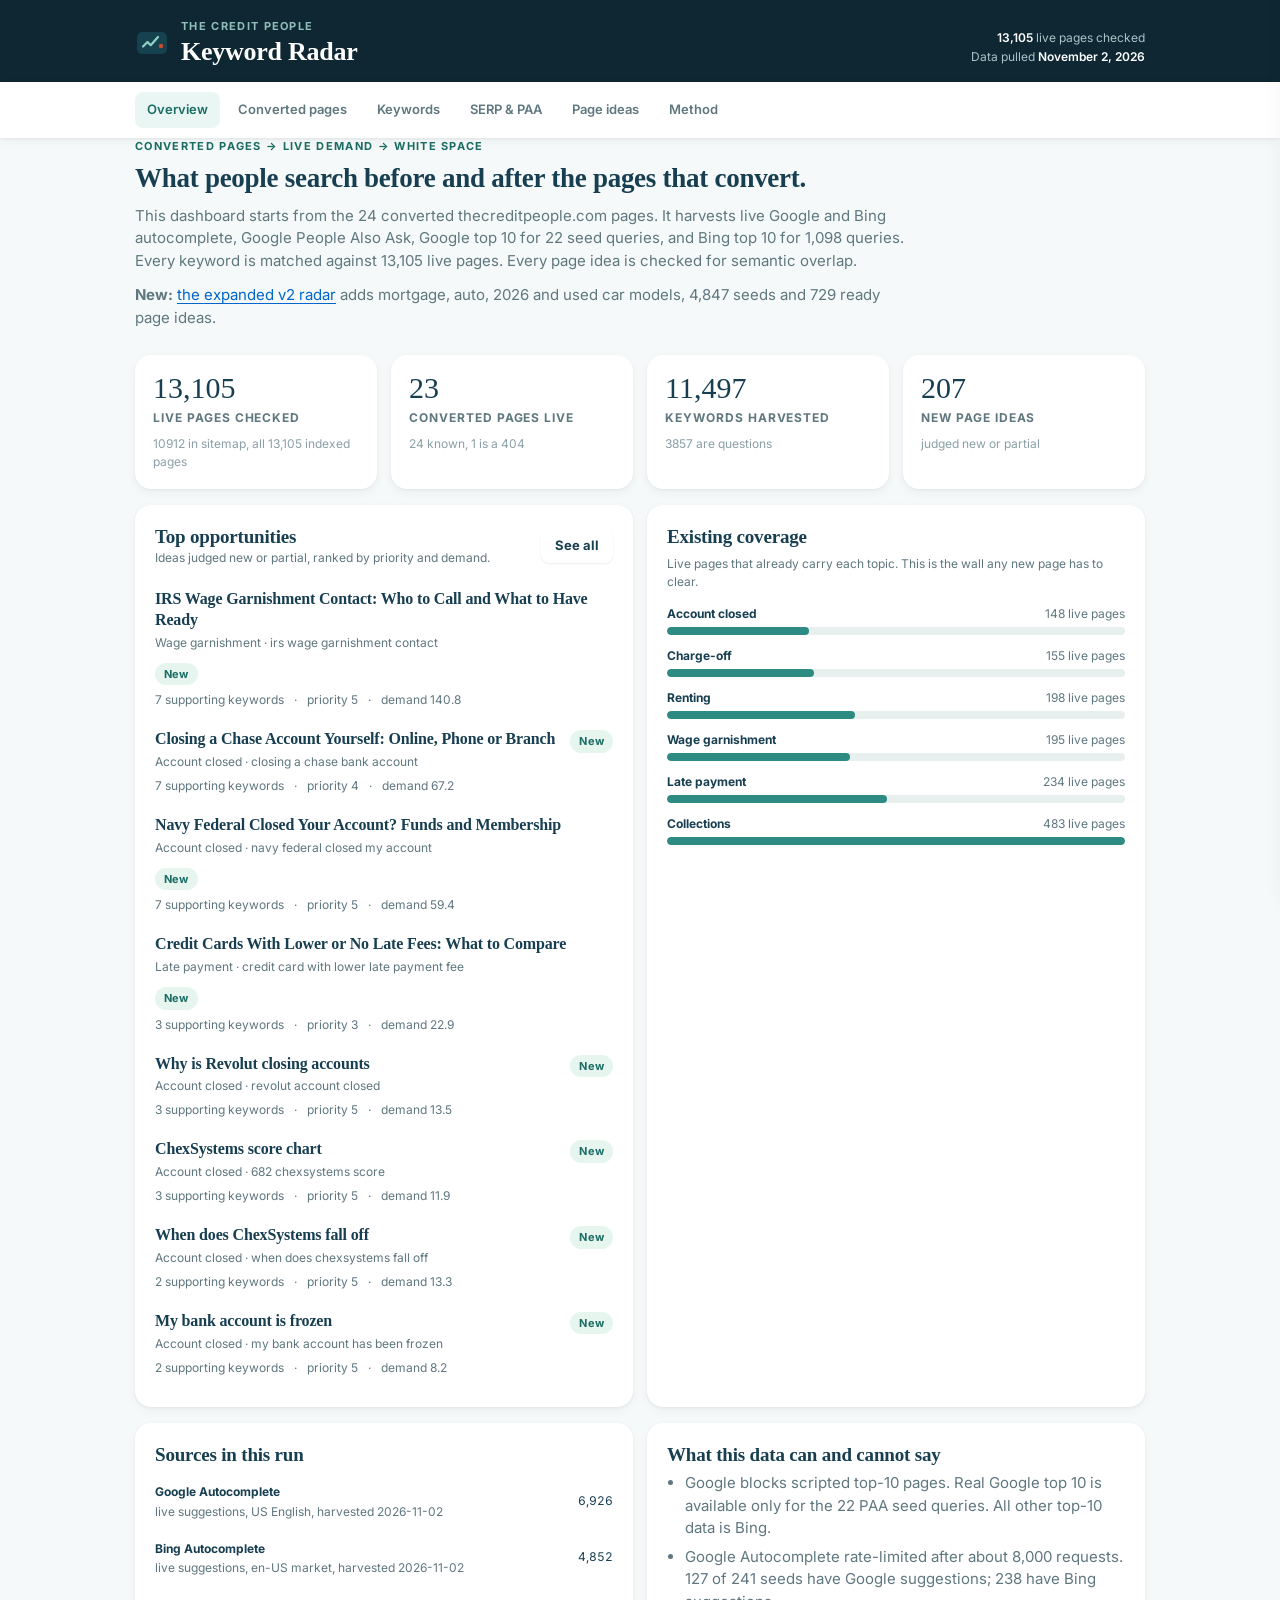
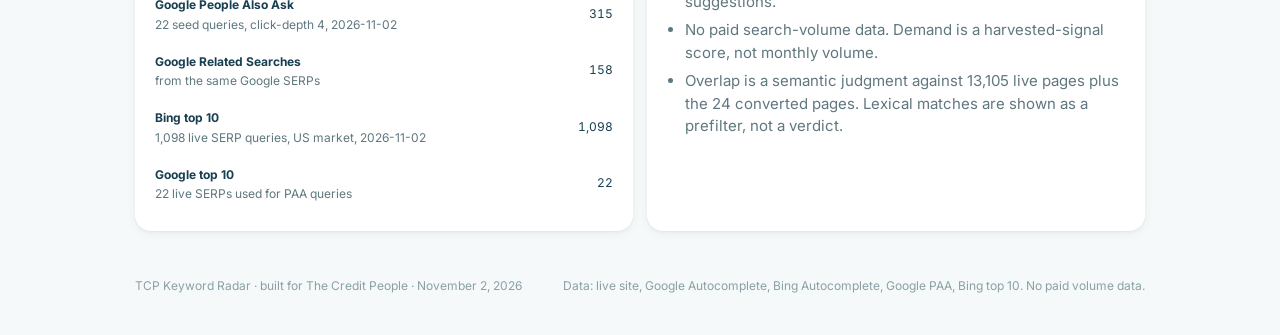
<file: index.html>
<!DOCTYPE html>
<html lang="en">
<head>
<meta charset="utf-8">
<meta name="viewport" content="width=device-width, initial-scale=1">
<title>TCP Keyword Radar | The Credit People</title>
<meta name="description" content="Converted pages, live SERP, autocomplete and People Also Ask data, and the non-overlapping page opportunities for thecreditpeople.com.">
<link rel="preconnect" href="https://fonts.googleapis.com">
<link rel="preconnect" href="https://fonts.gstatic.com" crossorigin>
<link href="https://fonts.googleapis.com/css2?family=Inter:wght@400;600;700&display=swap" rel="stylesheet">
<link rel="stylesheet" href="styles.css">
</head>
<body>

<div class="loading" id="loading">
  <div class="spinner" aria-hidden="true"></div>
  <div>Loading 11,497 keywords and 1,098 SERPs…</div>
</div>

<header class="topbar">
  <div class="shell topbar-inner">
    <div class="brand">
      <svg width="34" height="34" viewBox="0 0 34 34" fill="none" aria-hidden="true">
        <rect x="2" y="7" width="30" height="22" rx="5" fill="#16414f"/>
        <path d="M8 21.5 12.5 17l3.2 3.2L23 12" stroke="#8fd3c8" stroke-width="2.2" stroke-linecap="round" stroke-linejoin="round"/>
        <circle cx="26" cy="21" r="2.2" fill="#cd4b2f"/>
      </svg>
      <div>
        <span class="eyebrow">The Credit People</span>
        <h1>Keyword Radar</h1>
      </div>
    </div>
    <div class="meta">
      <div><strong id="meta-pages">13,105</strong> live pages checked</div>
      <div>Data pulled <strong>November 2, 2026</strong></div>
    </div>
  </div>
</header>

<nav class="tabs" aria-label="Sections">
  <div class="shell tabs-inner">
    <button class="tab active" data-view="overview">Overview</button>
    <button class="tab" data-view="converted">Converted pages</button>
    <button class="tab" data-view="keywords">Keywords</button>
    <button class="tab" data-view="serps">SERP &amp; PAA</button>
    <button class="tab" data-view="ideas">Page ideas</button>
    <button class="tab" data-view="method">Method</button>
  </div>
</nav>

<main class="shell">

  <section class="view active" id="view-overview">
    <div class="hero">
      <div class="kicker">Converted pages → live demand → white space</div>
      <h2>What people search before and after the pages that convert.</h2>
      <p>This dashboard starts from the 24 converted thecreditpeople.com pages. It harvests live Google and Bing autocomplete, Google People Also Ask, Google top 10 for 22 seed queries, and Bing top 10 for 1,098 queries. Every keyword is matched against 13,105 live pages. Every page idea is checked for semantic overlap.</p>
      <p><strong>New:</strong> <a href="v2/">the expanded v2 radar</a> adds mortgage, auto, 2026 and used car models, 4,847 seeds and 729 ready page ideas.</p>
    </div>

    <div class="grid grid-4" id="stat-grid"></div>

    <div class="grid grid-2">
      <div class="card">
        <div class="row between" style="margin-bottom:12px">
          <div>
            <h3 style="margin:0">Top opportunities</h3>
            <div class="small muted">Ideas judged new or partial, ranked by priority and demand.</div>
          </div>
          <button class="btn btn-ghost small" data-go="ideas">See all</button>
        </div>
        <div id="top-opportunities"></div>
      </div>
      <div class="card">
        <h3>Existing coverage</h3>
        <div class="small muted" style="margin-bottom:14px">Live pages that already carry each topic. This is the wall any new page has to clear.</div>
        <div id="coverage-chart"></div>
      </div>
    </div>

    <div class="grid grid-2">
      <div class="card">
        <h3>Sources in this run</h3>
        <div id="source-list"></div>
      </div>
      <div class="card">
        <h3>What this data can and cannot say</h3>
        <ul class="list muted" id="limit-list"></ul>
      </div>
    </div>
  </section>

  <section class="view" id="view-converted">
    <div class="hero">
      <div class="kicker">The starting set</div>
      <h2>The 24 converted pages, with what each one already answers.</h2>
      <p>23 pages are live. The Genesis Recovery page is a 404 and is kept here as a gap. The 13 blank lines in the original list could not be recovered, so they are not counted.</p>
    </div>
    <div class="filters">
      <input type="search" id="conv-search" placeholder="Search converted pages…" aria-label="Search converted pages">
      <select id="conv-cluster" aria-label="Filter converted pages by cluster">
        <option value="">All clusters</option>
      </select>
      <span class="count" id="conv-count"></span>
    </div>
    <div class="grid grid-2" id="converted-grid"></div>
  </section>

  <section class="view" id="view-keywords">
    <div class="hero">
      <div class="kicker">11,497 harvested queries</div>
      <h2>Every keyword, with its closest live page and SERP evidence.</h2>
      <p>Demand is a harvested-signal score, not monthly volume. Overlap is a prefilter: covered, likely, possible or clear. Click any row to see the seeds, sources, closest pages and top results.</p>
    </div>
    <div class="filters">
      <input type="search" id="kw-search" placeholder="Search keywords…" aria-label="Search keywords">
      <select id="kw-cluster" aria-label="Filter by cluster"><option value="">All clusters</option></select>
      <select id="kw-overlap" aria-label="Filter by overlap">
        <option value="">All overlap states</option>
        <option value="clear">Clear</option>
        <option value="possible">Possible</option>
        <option value="likely">Likely overlap</option>
        <option value="covered">Covered</option>
      </select>
      <select id="kw-type" aria-label="Filter by type">
        <option value="">Questions and topics</option>
        <option value="q">Questions only</option>
        <option value="t">Topics only</option>
      </select>
      <select id="kw-source" aria-label="Filter by source">
        <option value="">Any source</option>
        <option value="g">Google autocomplete</option>
        <option value="b">Bing autocomplete</option>
        <option value="p">Google PAA</option>
        <option value="r">Google related</option>
      </select>
      <span class="count" id="kw-count"></span>
    </div>
    <div class="table-wrap">
      <table>
        <thead>
          <tr>
            <th style="width:34%">Keyword</th>
            <th>Cluster</th>
            <th>Demand</th>
            <th>Type</th>
            <th>Sources</th>
            <th>Closest live page</th>
            <th>Overlap</th>
            <th>Top relevant result</th>
          </tr>
        </thead>
        <tbody id="kw-body"></tbody>
      </table>
    </div>
    <div class="pager" id="kw-pager"></div>
  </section>

  <section class="view" id="view-serps">
    <div class="hero">
      <div class="kicker">SERP and PAA explorer</div>
      <h2>What the search page actually shows.</h2>
      <p>Google top 10 is available for the 22 People Also Ask seed queries. Bing top 10 is available for 1,098 queries. Pick a query to see rank, domain, title, snippet, PAA questions and related searches.</p>
    </div>
    <div class="filters">
      <select id="serp-engine" aria-label="Search engine">
        <option value="google">Google (22 queries with PAA)</option>
        <option value="bing">Bing (1,098 queries)</option>
      </select>
      <select id="serp-query" aria-label="Query" style="flex:1 1 420px"></select>
      <span class="count" id="serp-count"></span>
    </div>
    <div id="serp-content"></div>
  </section>

  <section class="view" id="view-ideas">
    <div class="hero">
      <div class="kicker">White space</div>
      <h2>Pages we can write that no live page already serves.</h2>
      <p>447 ideas were screened. Each was judged against the closest live pages and the 24 converted pages. <strong>New</strong> means the reader's job is not served. <strong>Partial</strong> means adjacent but distinct. <strong>Overlap</strong> and <strong>merge</strong> are kept visible so nothing is hidden.</p>
    </div>
    <div class="filters">
      <input type="search" id="idea-search" placeholder="Search page ideas…" aria-label="Search page ideas">
      <select id="idea-cluster" aria-label="Filter by cluster"><option value="">All clusters</option></select>
      <select id="idea-verdict" aria-label="Filter by verdict">
        <option value="">All verdicts</option>
        <option value="new">New</option>
        <option value="partial">Partial</option>
        <option value="overlap">Overlap</option>
        <option value="merge">Merge</option>
        <option value="pending">Pending review</option>
      </select>
      <select id="idea-origin" aria-label="Filter by origin">
        <option value="">Both sources</option>
        <option value="deepseek-2026-11-02">New strategy pass</option>
        <option value="prior-2026-10-27">Earlier candidate list</option>
      </select>
      <button class="btn btn-ghost" id="idea-clear">New only</button>
      <button class="btn btn-ghost" id="idea-export">Export filtered CSV</button>
      <a class="btn btn-ghost" href="data/opportunities.csv" download>Full CSV</a>
      <span class="count" id="idea-count"></span>
    </div>
    <div class="table-wrap">
      <table>
        <thead>
          <tr>
            <th style="width:30%">Proposed page</th>
            <th>Cluster</th>
            <th>Primary keyword</th>
            <th>Support</th>
            <th>Closest live page</th>
            <th>Verdict</th>
            <th>Priority</th>
          </tr>
        </thead>
        <tbody id="idea-body"></tbody>
      </table>
    </div>
    <div class="pager" id="idea-pager"></div>
  </section>

  <section class="view" id="view-method">
    <div class="hero">
      <div class="kicker">Method and limits</div>
      <h2>How this was built, and what it does not prove.</h2>
      <p>Everything here comes from live pages fetched on November 2, 2026. No volume estimates were invented. No page was called clear just because a title was different.</p>
    </div>
    <div class="grid grid-2">
      <div class="card">
        <h3>Steps</h3>
        <ol class="list muted">
          <li>Read the 24 converted URLs and match them to the live site index. 23 are live; Genesis Recovery is a 404.</li>
          <li>Derive one seed query per converted page, then add cluster and company seeds: 241 seeds across six clusters.</li>
          <li>Harvest Google and Bing autocomplete with alphabet, question and modifier expansions.</li>
          <li>Harvest Google PAA at click depth 4 for 22 seeds, plus Google top 10 for the same queries.</li>
          <li>Harvest Bing top 10 for 1,098 queries across every seed.</li>
          <li>Match all 11,497 keywords to 13,105 live pages with SQLite FTS5 and Porter stemming.</li>
          <li>Generate page ideas from the keyword gaps and the earlier candidate list, then judge each against the closest live pages.</li>
        </ol>
      </div>
      <div class="card">
        <h3>Honest limits</h3>
        <ul class="list muted" id="method-limits"></ul>
      </div>
    </div>
    <div class="card">
      <h3>Data inventory</h3>
      <div id="inventory"></div>
    </div>
  </section>

</main>

<footer>
  <div class="shell">
    <div>TCP Keyword Radar · built for The Credit People · November 2, 2026</div>
    <div>Data: live site, Google Autocomplete, Bing Autocomplete, Google PAA, Bing top 10. No paid volume data.</div>
  </div>
</footer>

<div class="overlay" id="overlay"></div>
<aside class="drawer" id="drawer" aria-hidden="true">
  <div class="drawer-head">
    <div>
      <h3 id="drawer-title">Details</h3>
      <div class="drawer-sub" id="drawer-sub"></div>
    </div>
    <button class="icon-btn" id="drawer-close" aria-label="Close details">
      <svg width="16" height="16" viewBox="0 0 16 16" fill="none"><path d="M3 3l10 10M13 3L3 13" stroke="currentColor" stroke-width="1.8" stroke-linecap="round"/></svg>
    </button>
  </div>
  <div class="drawer-body" id="drawer-body"></div>
</aside>

<script src="data/meta.js"></script>
<script src="data/converted.js"></script>
<script src="data/keywords.js"></script>
<script src="data/serps.js"></script>
<script src="data/ideas.js"></script>
<script src="app.js"></script>
</body>
</html>
</file>
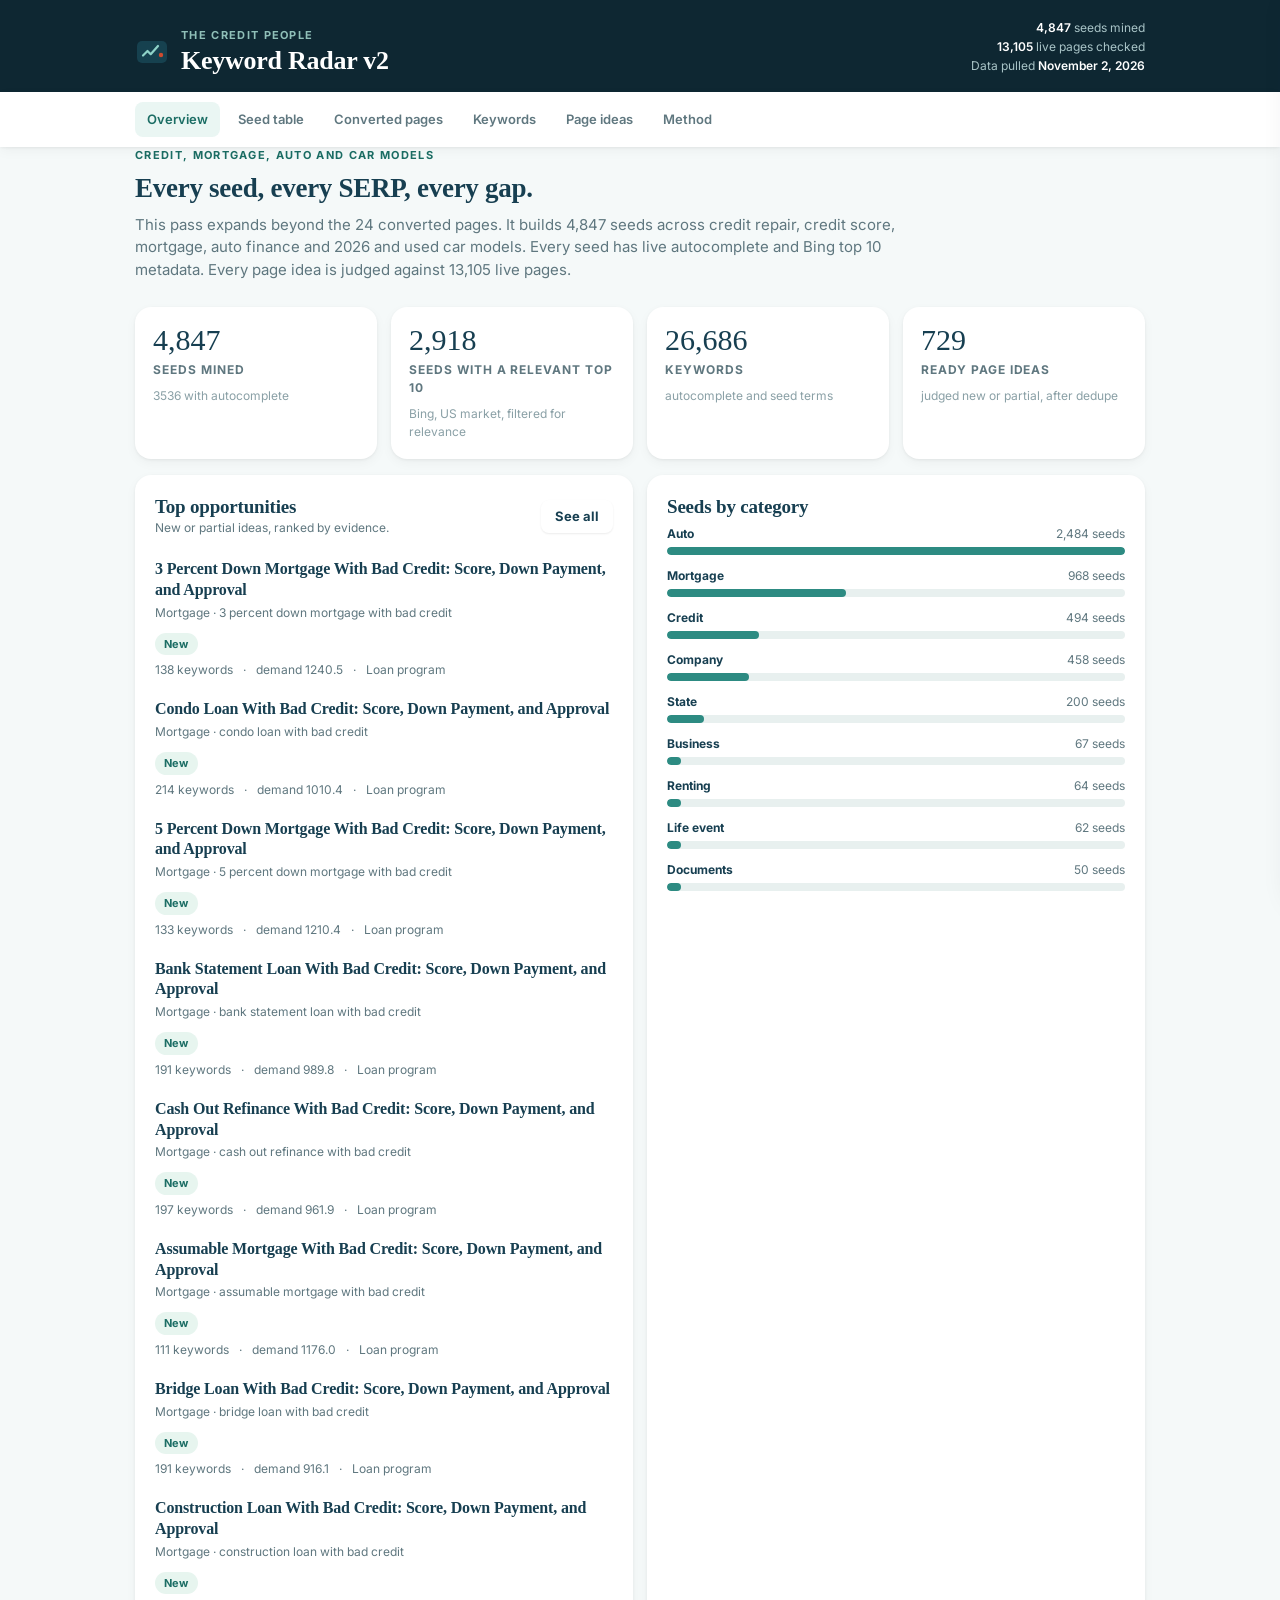
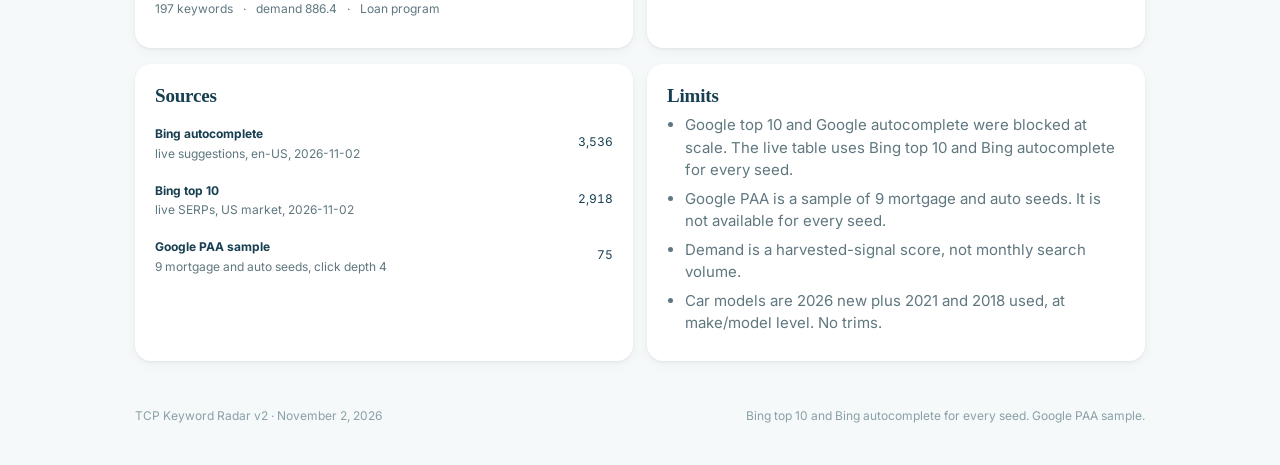
<file: v2/index.html>
<!DOCTYPE html>
<html lang="en">
<head>
<meta charset="utf-8">
<meta name="viewport" content="width=device-width, initial-scale=1">
<title>TCP Keyword Radar v2 | Credit, Mortgage, Auto</title>
<meta name="description" content="Full seed, SERP, autocomplete and PAA table for credit repair, mortgage, auto and car models.">
<link rel="preconnect" href="https://fonts.googleapis.com">
<link rel="preconnect" href="https://fonts.gstatic.com" crossorigin>
<link href="https://fonts.googleapis.com/css2?family=Inter:wght@400;600;700&display=swap" rel="stylesheet">
<link rel="stylesheet" href="styles.css">
</head>
<body>

<div class="loading" id="loading">
  <div class="spinner" aria-hidden="true"></div>
  <div>Loading seeds and SERP metadata…</div>
</div>

<header class="topbar">
  <div class="shell topbar-inner">
    <div class="brand">
      <svg width="34" height="34" viewBox="0 0 34 34" fill="none" aria-hidden="true">
        <rect x="2" y="7" width="30" height="22" rx="5" fill="#16414f"/>
        <path d="M8 21.5 12.5 17l3.2 3.2L23 12" stroke="#8fd3c8" stroke-width="2.2" stroke-linecap="round" stroke-linejoin="round"/>
        <circle cx="26" cy="21" r="2.2" fill="#cd4b2f"/>
      </svg>
      <div>
        <span class="eyebrow">The Credit People</span>
        <h1>Keyword Radar v2</h1>
      </div>
    </div>
    <div class="meta">
      <div><strong id="meta-seeds">4,847</strong> seeds mined</div>
      <div><strong id="meta-pages">13,105</strong> live pages checked</div>
      <div>Data pulled <strong>November 2, 2026</strong></div>
    </div>
  </div>
</header>

<nav class="tabs" aria-label="Sections">
  <div class="shell tabs-inner">
    <button class="tab active" data-view="overview">Overview</button>
    <button class="tab" data-view="seeds">Seed table</button>
    <button class="tab" data-view="converted">Converted pages</button>
    <button class="tab" data-view="keywords">Keywords</button>
    <button class="tab" data-view="ideas">Page ideas</button>
    <button class="tab" data-view="method">Method</button>
  </div>
</nav>

<main class="shell">

  <section class="view active" id="view-overview">
    <div class="hero">
      <div class="kicker">Credit, mortgage, auto and car models</div>
      <h2>Every seed, every SERP, every gap.</h2>
      <p>This pass expands beyond the 24 converted pages. It builds 4,847 seeds across credit repair, credit score, mortgage, auto finance and 2026 and used car models. Every seed has live autocomplete and Bing top 10 metadata. Every page idea is judged against 13,105 live pages.</p>
    </div>
    <div class="grid grid-4" id="stat-grid"></div>
    <div class="grid grid-2">
      <div class="card">
        <div class="row between" style="margin-bottom:12px">
          <div><h3 style="margin:0">Top opportunities</h3><div class="small muted">New or partial ideas, ranked by evidence.</div></div>
          <button class="btn btn-ghost small" data-go="ideas">See all</button>
        </div>
        <div id="top-opportunities"></div>
      </div>
      <div class="card">
        <h3>Seeds by category</h3>
        <div id="cluster-chart"></div>
      </div>
    </div>
    <div class="grid grid-2">
      <div class="card"><h3>Sources</h3><div id="source-list"></div></div>
      <div class="card"><h3>Limits</h3><ul class="list muted" id="limit-list"></ul></div>
    </div>
  </section>

  <section class="view" id="view-converted">
    <div class="hero">
      <div class="kicker">The starting set</div>
      <h2>The 24 converted pages, with a full top 10 and PAA.</h2>
      <p>Each page has its seed query, Bing top 10, Google PAA where available, and its keyword demand. This is the full SERP check for the pages that already converted.</p>
    </div>
    <div class="table-wrap">
      <table>
        <thead><tr><th style="width:30%">Converted page</th><th>Cluster</th><th>Seed</th><th>KW</th><th>Top result</th><th>PAA</th><th>Words</th></tr></thead>
        <tbody id="conv-body"></tbody>
      </table>
    </div>
  </section>

  <section class="view" id="view-seeds">
    <div class="hero">
      <div class="kicker">Seed-level metadata</div>
      <h2>Every seed with its SERP, autocomplete and page idea.</h2>
      <p>One row per seed. Click a row for the full top 10, autocomplete suggestions, PAA questions, closest live pages and the proposed page.</p>
    </div>
    <div class="filters">
      <input type="search" id="seed-search" placeholder="Search seeds, models, programs…" aria-label="Search seeds">
      <select id="seed-cluster" aria-label="Category"><option value="">All categories</option></select>
      <select id="seed-sub" aria-label="Subcategory"><option value="">All subcategories</option></select>
      <select id="seed-priority" aria-label="Priority"><option value="">Any priority</option><option value="5">5</option><option value="4">4</option><option value="3">3</option></select>
      <select id="seed-overlap" aria-label="Overlap"><option value="">All overlap</option><option value="clear">Clear</option><option value="possible">Possible</option><option value="likely">Likely</option><option value="covered">Covered</option></select>
      <span class="count" id="seed-count"></span>
    </div>
    <div class="table-wrap">
      <table>
        <thead><tr><th style="width:32%">Seed</th><th style="width:25%">Top relevant result</th><th style="width:21%">Closest live page</th><th>Overlap</th><th style="width:20%">Page idea</th></tr></thead>
        <tbody id="seed-body"></tbody>
      </table>
    </div>
    <div class="pager" id="seed-pager"></div>
  </section>

  <section class="view" id="view-keywords">
    <div class="hero">
      <div class="kicker" id="kw-kicker">Loading keywords</div>
      <h2>Every harvested keyword, with its closest live page.</h2>
      <p>Demand is a harvested-signal score, not monthly volume. Overlap is a prefilter; the page-idea tab carries the semantic verdict.</p>
    </div>
    <div class="filters">
      <input type="search" id="kw-search" placeholder="Search keywords…" aria-label="Search keywords">
      <select id="kw-cluster" aria-label="Category"><option value="">All categories</option></select>
      <select id="kw-overlap" aria-label="Overlap"><option value="">All overlap</option><option value="clear">Clear</option><option value="possible">Possible</option><option value="likely">Likely</option><option value="covered">Covered</option></select>
      <select id="kw-type" aria-label="Type"><option value="">All</option><option value="q">Questions</option><option value="t">Topics</option></select>
      <span class="count" id="kw-count"></span>
    </div>
    <div class="table-wrap">
      <table>
        <thead><tr><th style="width:34%">Keyword</th><th>Category</th><th>Demand</th><th>Type</th><th>Seeds</th><th>Closest live page</th><th>Overlap</th></tr></thead>
        <tbody id="kw-body"></tbody>
      </table>
    </div>
    <div class="pager" id="kw-pager"></div>
  </section>

  <section class="view" id="view-ideas">
    <div class="hero">
      <div class="kicker">White space</div>
      <h2>Pages we can write without repeating the site.</h2>
      <p>Every idea is judged against its six closest live pages and the 24 converted pages. <strong>New</strong> means the job is not served. <strong>Partial</strong> is adjacent but distinct. Overlap and merge stay visible.</p>
    </div>
    <div class="filters">
      <input type="search" id="idea-search" placeholder="Search page ideas…" aria-label="Search page ideas">
      <select id="idea-cluster" aria-label="Category"><option value="">All categories</option></select>
      <select id="idea-verdict" aria-label="Verdict"><option value="">All verdicts</option><option value="new">New</option><option value="partial">Partial</option><option value="overlap">Overlap</option><option value="merge">Merge</option><option value="pending">Pending</option></select>
      <button class="btn btn-ghost" id="idea-clear">New only</button>
      <button class="btn btn-ghost" id="idea-export">Export filtered CSV</button>
      <a class="btn btn-ghost" href="data/opportunities.csv" download>Full CSV</a>
      <span class="count" id="idea-count"></span>
    </div>
    <div class="table-wrap">
      <table>
        <thead><tr><th style="width:32%">Proposed page</th><th>Category</th><th>Primary keyword</th><th>Support</th><th>Closest live page</th><th>Verdict</th></tr></thead>
        <tbody id="idea-body"></tbody>
      </table>
    </div>
    <div class="pager" id="idea-pager"></div>
  </section>

  <section class="view" id="view-method">
    <div class="hero">
      <div class="kicker">Method and limits</div>
      <h2>How this was built, and what it does not prove.</h2>
      <p>All data is live on November 2, 2026. No volume estimates were invented. No page was called new just because its title was different.</p>
    </div>
    <div class="grid grid-2">
      <div class="card"><h3>Steps</h3><ol class="list muted" id="method-steps"></ol></div>
      <div class="card"><h3>Honest limits</h3><ul class="list muted" id="method-limits"></ul></div>
    </div>
    <div class="card"><h3>Inventory</h3><div id="inventory"></div></div>
  </section>

</main>

<footer><div class="shell"><div>TCP Keyword Radar v2 · November 2, 2026</div><div>Bing top 10 and Bing autocomplete for every seed. Google PAA sample.</div></div></footer>

<div class="overlay" id="overlay"></div>
<aside class="drawer" id="drawer" aria-hidden="true">
  <div class="drawer-head">
    <div><h3 id="drawer-title">Details</h3><div class="drawer-sub" id="drawer-sub"></div></div>
    <button class="icon-btn" id="drawer-close" aria-label="Close details"><svg width="16" height="16" viewBox="0 0 16 16" fill="none"><path d="M3 3l10 10M13 3L3 13" stroke="currentColor" stroke-width="1.8" stroke-linecap="round"/></svg></button>
  </div>
  <div class="drawer-body" id="drawer-body"></div>
</aside>

<script src="data/meta.js"></script>
<script src="data/seeds.js"></script>
<script src="data/converted.js"></script>
<script src="app.js"></script>
</body>
</html>
</file>
<file: styles.css>
:root {
  --shell: 1050px;
  --ink: #173f51;
  --navy: #0e2732;
  --muted: #5f777f;
  --soft: #8aa0a6;
  --bg: #f5f9f9;
  --card: #ffffff;
  --teal: #2d8b82;
  --teal-deep: #1b6d64;
  --coral: #cd4b2f;
  --coral-soft: #fdf1ec;
  --link: #0066cc;
  --link-hover: #004499;
  --shadow: 0 1px 3px rgba(0, 0, 0, 0.06), 0 4px 12px rgba(0, 0, 0, 0.04);
  --shadow-sm: 0 1px 2px rgba(0, 0, 0, 0.08);
  --radius: 16px;
  --radius-sm: 8px;
}

* { box-sizing: border-box; }

html { scroll-behavior: smooth; }

body {
  margin: 0;
  background: var(--bg);
  color: var(--ink);
  font-family: Inter, -apple-system, BlinkMacSystemFont, "Segoe UI", Arial, sans-serif;
  font-size: 15px;
  line-height: 1.5;
  -webkit-font-smoothing: antialiased;
}

h1, h2, h3, h4 {
  font-family: Georgia, "Times New Roman", serif;
  font-weight: 600;
  letter-spacing: -0.01em;
  margin: 0 0 10px;
  color: var(--ink);
}

h1 { font-size: 28px; line-height: 1.15; }
h2 { font-size: 24px; line-height: 1.2; }
h3 { font-size: 19px; line-height: 1.25; }
h4 { font-size: 16px; line-height: 1.3; }

p { margin: 0 0 12px; }
a { color: var(--link); text-decoration: underline; text-underline-offset: 2.5px; }
a:hover { color: var(--link-hover); }

.shell { width: 100%; max-width: var(--shell); margin: 0 auto; padding: 0 20px; }

.topbar {
  background: var(--navy);
  color: #dce9ec;
  margin: 0;
  padding: 18px 0 16px;
}
.topbar-inner { display: flex; align-items: flex-end; justify-content: space-between; gap: 20px; }
.brand { display: flex; align-items: center; gap: 12px; min-width: 0; }
.brand svg { flex: 0 0 auto; }
.brand .eyebrow {
  display: block;
  font-size: 11px;
  letter-spacing: 0.12em;
  text-transform: uppercase;
  color: #8fbfb8;
  font-weight: 700;
  margin-bottom: 2px;
}
.brand h1 { color: #ffffff; margin: 0; font-size: 26px; }
.topbar .meta { text-align: right; font-size: 12px; color: #a9c4c7; line-height: 1.6; }
.topbar .meta strong { color: #ffffff; font-weight: 600; }

.tabs { background: var(--card); box-shadow: var(--shadow); margin: 0; position: sticky; top: 0; z-index: 30; }
.tabs-inner { display: flex; gap: 6px; overflow-x: auto; padding: 10px 20px; scrollbar-width: none; }
.tabs-inner::-webkit-scrollbar { display: none; }
.tab {
  appearance: none;
  border: 0;
  background: transparent;
  color: var(--muted);
  font: inherit;
  font-size: 13px;
  font-weight: 600;
  padding: 8px 12px;
  border-radius: var(--radius-sm);
  cursor: pointer;
  white-space: nowrap;
}
.tab:hover { background: #f1f7f6; color: var(--ink); }
.tab.active { background: #eaf6f3; color: var(--teal-deep); }

main { padding: 30px 0 60px; }
.view { display: none; }
.view.active { display: block; }

.hero { margin-bottom: 26px; }
.hero .kicker {
  font-size: 11px;
  font-weight: 700;
  letter-spacing: 0.12em;
  text-transform: uppercase;
  color: var(--teal-deep);
  margin-bottom: 8px;
}
.hero h2 { font-size: 27px; max-width: 780px; }
.hero p { color: var(--muted); max-width: 780px; font-size: 15px; }

.grid { display: grid; gap: 14px; }
.grid-4 { grid-template-columns: repeat(4, minmax(0, 1fr)); }
.grid-3 { grid-template-columns: repeat(3, minmax(0, 1fr)); }
.grid-2 { grid-template-columns: repeat(2, minmax(0, 1fr)); }

.card {
  background: var(--card);
  border-radius: var(--radius);
  box-shadow: var(--shadow);
  padding: 20px;
  margin: 0 0 16px;
}
.card.tight { padding: 16px; }
.card h3 { margin-bottom: 6px; }
.card .sub { color: var(--muted); font-size: 13px; margin-bottom: 12px; }

.stat { padding: 18px; }
.stat .num { font-family: Georgia, serif; font-size: 30px; line-height: 1; font-variant-numeric: tabular-nums; margin-bottom: 6px; }
.stat .lbl { font-size: 12px; color: var(--muted); text-transform: uppercase; letter-spacing: 0.08em; font-weight: 700; }
.stat .note { font-size: 12px; color: var(--soft); margin-top: 8px; }

.row { display: flex; align-items: center; gap: 10px; flex-wrap: wrap; }
.between { justify-content: space-between; }
.muted { color: var(--muted); }
.small { font-size: 12px; }
.mono { font-variant-numeric: tabular-nums; }
.nowrap { white-space: nowrap; }

.badge {
  display: inline-block;
  padding: 3px 9px;
  border-radius: 999px;
  font-size: 11px;
  font-weight: 700;
  letter-spacing: 0.02em;
  white-space: nowrap;
  background: #eef4f4;
  color: #4b636d;
}
.badge.clear, .badge.new { background: #e7f5ef; color: #1b6d64; }
.badge.possible, .badge.partial { background: #eef4fb; color: #2b5d8a; }
.badge.likely { background: #fdf3e7; color: #8a5a1f; }
.badge.covered, .badge.overlap, .badge.merge { background: #fdecea; color: #9b3a2a; }
.badge.pending { background: #f0f0f3; color: #5e5e6b; }
.badge.coral { background: var(--coral-soft); color: var(--coral); }

.chip {
  display: inline-block;
  padding: 4px 9px;
  border-radius: 999px;
  font-size: 11px;
  font-weight: 600;
  background: #f2f7f7;
  color: var(--muted);
  box-shadow: var(--shadow-sm);
}

.btn {
  appearance: none;
  border: 0;
  font: inherit;
  font-size: 13px;
  font-weight: 700;
  padding: 9px 14px;
  border-radius: var(--radius-sm);
  cursor: pointer;
  display: inline-flex;
  align-items: center;
  gap: 7px;
  text-decoration: none;
  line-height: 1.2;
}
.btn-primary {
  background: linear-gradient(135deg, #e85d41 0%, #cd4b2f 50%, #b83318 100%);
  color: #ffffff !important;
  box-shadow: 0 8px 24px rgba(232, 93, 65, 0.32);
}
.btn-primary:hover { background: linear-gradient(135deg, #f06a4f 0%, #e85d41 50%, #cd4b2f 100%); color: #fff !important; }
.btn-ghost { background: var(--card); color: var(--ink); box-shadow: var(--shadow-sm); }
.btn-ghost:hover { background: #f4f9f8; color: var(--ink); }
.btn:active { transform: translateY(0) scale(0.98); }
.btn:focus-visible, .tab:focus-visible, input:focus-visible, select:focus-visible, .rowlink:focus-visible {
  outline: 2px solid var(--teal);
  outline-offset: 2px;
}

.filters {
  display: flex;
  gap: 8px;
  flex-wrap: wrap;
  align-items: center;
  margin-bottom: 12px;
}
.filters input[type="search"], .filters input[type="text"], .filters select {
  appearance: none;
  border: 0;
  background: var(--card);
  box-shadow: var(--shadow-sm);
  border-radius: var(--radius-sm);
  padding: 9px 12px;
  font: inherit;
  font-size: 13px;
  color: var(--ink);
  min-height: 38px;
}
.filters input[type="search"] { flex: 1 1 260px; min-width: 200px; }
.filters select { padding-right: 30px; }
.filters .count { font-size: 12px; color: var(--muted); margin-left: auto; }

.table-wrap {
  overflow: auto;
  max-height: 70vh;
  border-radius: var(--radius);
  background: var(--card);
  box-shadow: var(--shadow);
}
table { width: 100%; border-collapse: collapse; font-size: 13px; }
thead th {
  position: sticky;
  top: 0;
  z-index: 2;
  background: #eef6f5;
  color: #3f5c64;
  text-align: left;
  font-size: 11px;
  letter-spacing: 0.06em;
  text-transform: uppercase;
  padding: 11px 12px;
  white-space: nowrap;
}
tbody td { padding: 10px 12px; vertical-align: top; background: var(--card); }
tbody tr:nth-child(even) td { background: #fbfdfd; }
tbody tr:hover td { background: #f2f9f8; }
tbody tr { cursor: default; }
.rowlink { cursor: pointer; }
td.kw { min-width: 240px; max-width: 360px; font-weight: 600; }
td .tiny { display: block; font-size: 11px; color: var(--soft); font-weight: 400; margin-top: 2px; }
td.url { max-width: 260px; overflow: hidden; text-overflow: ellipsis; white-space: nowrap; }

.pager { display: flex; align-items: center; gap: 8px; justify-content: flex-end; margin-top: 12px; }
.pager button {
  appearance: none; border: 0; background: var(--card); box-shadow: var(--shadow-sm);
  border-radius: 8px; padding: 7px 10px; font: inherit; font-size: 12px; cursor: pointer; color: var(--ink);
}
.pager button:disabled { opacity: 0.4; cursor: default; }
.pager .page { font-size: 12px; color: var(--muted); }

.bar { height: 8px; background: #e8f0ef; border-radius: 999px; overflow: hidden; }
.bar > span { display: block; height: 100%; background: var(--teal); border-radius: 999px; }
.bar.coral > span { background: var(--coral); }

.cluster-grid { display: grid; gap: 12px; grid-template-columns: repeat(2, minmax(0, 1fr)); }
.cluster-card { padding: 16px; }
.cluster-card .top { display: flex; justify-content: space-between; gap: 10px; margin-bottom: 8px; }
.cluster-card .top strong { font-size: 15px; }
.cluster-card .nums { font-size: 12px; color: var(--muted); margin-top: 6px; }

.idea-card { padding: 16px; }
.idea-card h4 { margin-bottom: 4px; font-family: Georgia, serif; font-size: 16px; }
.idea-card .slug { font-size: 11px; color: var(--soft); word-break: break-all; margin-bottom: 8px; }
.idea-card .why { font-size: 13px; color: var(--muted); }

.kv { display: grid; grid-template-columns: 140px 1fr; gap: 8px 12px; font-size: 13px; margin: 10px 0 0; }
.kv dt { color: var(--muted); font-size: 12px; }
.kv dd { margin: 0; }

.list { margin: 0; padding-left: 18px; }
.list li { margin-bottom: 6px; }

.callout {
  background: #f0f9f7;
  border-radius: 12px;
  padding: 14px 16px;
  margin: 0 0 14px;
  box-shadow: var(--shadow-sm);
}
.callout.warm { background: #fdf1ec; }
.callout.neutral { background: #f7fbfb; }
.callout .kicker {
  font-size: 10px;
  font-weight: 800;
  letter-spacing: 0.1em;
  text-transform: uppercase;
  color: var(--teal-deep);
  margin-bottom: 4px;
}
.callout.warm .kicker { color: var(--coral); }
.callout p:last-child { margin-bottom: 0; }

.overlay {
  position: fixed;
  inset: 0;
  background: rgba(14, 39, 50, 0.32);
  z-index: 60;
  display: none;
}
.overlay.open { display: block; }
.drawer {
  position: fixed;
  top: 0;
  right: 0;
  bottom: 0;
  width: min(620px, 100%);
  background: var(--card);
  z-index: 70;
  box-shadow: -10px 0 30px rgba(14, 39, 50, 0.14);
  transform: translateX(104%);
  transition: transform 0.2s ease;
  display: flex;
  flex-direction: column;
}
.drawer.open { transform: translateX(0); }
.drawer-head { padding: 18px 20px 12px; display: flex; justify-content: space-between; gap: 12px; align-items: flex-start; }
.drawer-body { padding: 0 20px 24px; overflow-y: auto; }
.drawer h3 { font-size: 21px; margin-bottom: 4px; }
.drawer .drawer-sub { font-size: 12px; color: var(--muted); word-break: break-all; }
.icon-btn {
  appearance: none; border: 0; background: #f2f7f7; border-radius: 8px; width: 34px; height: 34px;
  display: inline-flex; align-items: center; justify-content: center; cursor: pointer; color: var(--ink); flex: 0 0 auto;
}
.icon-btn:hover { background: #e7f2f0; }

.section-title { display: flex; align-items: baseline; justify-content: space-between; gap: 12px; margin: 26px 0 12px; }
.section-title h2 { margin: 0; font-size: 22px; }
.section-title .small { color: var(--muted); }

.empty { padding: 30px 20px; text-align: center; color: var(--muted); }

footer { padding: 30px 0 40px; color: var(--soft); font-size: 12px; }
footer .shell { display: flex; justify-content: space-between; gap: 20px; flex-wrap: wrap; }

.loading {
  position: fixed; inset: 0; background: var(--bg); z-index: 100;
  display: flex; align-items: center; justify-content: center; flex-direction: column; gap: 12px;
  color: var(--muted); font-size: 13px;
}
.loading .spinner {
  width: 28px; height: 28px; border-radius: 50%;
  background: conic-gradient(var(--teal) 0 65%, #dcebe8 65% 100%);
  -webkit-mask: radial-gradient(farthest-side, transparent calc(100% - 4px), #000 calc(100% - 3px));
  mask: radial-gradient(farthest-side, transparent calc(100% - 4px), #000 calc(100% - 3px));
  animation: spin 0.8s linear infinite;
}
@keyframes spin { to { transform: rotate(360deg); } }

.sr { position: absolute; width: 1px; height: 1px; padding: 0; margin: -1px; overflow: hidden; clip: rect(0, 0, 0, 0); white-space: nowrap; }

@media (max-width: 860px) {
  .grid-4 { grid-template-columns: repeat(2, minmax(0, 1fr)); }
  .grid-3, .grid-2, .cluster-grid { grid-template-columns: 1fr; }
  .topbar-inner { align-items: flex-start; flex-direction: column; gap: 8px; }
  .topbar .meta { text-align: left; }
  .hero h2 { font-size: 23px; }
}

@media (max-width: 560px) {
  .shell { padding: 0 14px; }
  .grid-4 { grid-template-columns: 1fr 1fr; }
  .stat .num { font-size: 25px; }
  main { padding-top: 20px; }
  .tabs-inner { padding: 8px 14px; }
  .filters .count { width: 100%; margin-left: 0; }
  .kv { grid-template-columns: 1fr; gap: 2px 0; }
  .kv dt { margin-top: 6px; }
}
</file>
<file: v2/styles.css>
:root {
  --shell: 1050px;
  --ink: #173f51;
  --navy: #0e2732;
  --muted: #5f777f;
  --soft: #8aa0a6;
  --bg: #f5f9f9;
  --card: #ffffff;
  --teal: #2d8b82;
  --teal-deep: #1b6d64;
  --coral: #cd4b2f;
  --coral-soft: #fdf1ec;
  --link: #0066cc;
  --link-hover: #004499;
  --shadow: 0 1px 3px rgba(0, 0, 0, 0.06), 0 4px 12px rgba(0, 0, 0, 0.04);
  --shadow-sm: 0 1px 2px rgba(0, 0, 0, 0.08);
  --radius: 16px;
  --radius-sm: 8px;
}

* { box-sizing: border-box; }

html { scroll-behavior: smooth; }

body {
  margin: 0;
  overflow-x: hidden;
  background: var(--bg);
  color: var(--ink);
  font-family: Inter, -apple-system, BlinkMacSystemFont, "Segoe UI", Arial, sans-serif;
  font-size: 15px;
  line-height: 1.5;
  -webkit-font-smoothing: antialiased;
}

h1, h2, h3, h4 {
  font-family: Georgia, "Times New Roman", serif;
  font-weight: 600;
  letter-spacing: -0.01em;
  margin: 0 0 10px;
  color: var(--ink);
}

h1 { font-size: 28px; line-height: 1.15; }
h2 { font-size: 24px; line-height: 1.2; }
h3 { font-size: 19px; line-height: 1.25; }
h4 { font-size: 16px; line-height: 1.3; }

p { margin: 0 0 12px; }
a { color: var(--link); text-decoration: underline; text-underline-offset: 2.5px; }
a:hover { color: var(--link-hover); }

.shell { width: 100%; max-width: var(--shell); margin: 0 auto; padding: 0 20px; }

.topbar {
  background: var(--navy);
  color: #dce9ec;
  margin: 0;
  padding: 18px 0 16px;
}
.topbar-inner { display: flex; align-items: flex-end; justify-content: space-between; gap: 20px; }
.brand { display: flex; align-items: center; gap: 12px; min-width: 0; }
.brand svg { flex: 0 0 auto; }
.brand .eyebrow {
  display: block;
  font-size: 11px;
  letter-spacing: 0.12em;
  text-transform: uppercase;
  color: #8fbfb8;
  font-weight: 700;
  margin-bottom: 2px;
}
.brand h1 { color: #ffffff; margin: 0; font-size: 26px; }
.topbar .meta { text-align: right; font-size: 12px; color: #a9c4c7; line-height: 1.6; }
.topbar .meta strong { color: #ffffff; font-weight: 600; }

.tabs { background: var(--card); box-shadow: var(--shadow); margin: 0; position: sticky; top: 0; z-index: 30; }
.tabs-inner { display: flex; gap: 6px; overflow-x: auto; padding: 10px 20px; scrollbar-width: none; }
.tabs-inner::-webkit-scrollbar { display: none; }
.tab {
  appearance: none;
  border: 0;
  background: transparent;
  color: var(--muted);
  font: inherit;
  font-size: 13px;
  font-weight: 600;
  padding: 8px 12px;
  border-radius: var(--radius-sm);
  cursor: pointer;
  white-space: nowrap;
}
.tab:hover { background: #f1f7f6; color: var(--ink); }
.tab.active { background: #eaf6f3; color: var(--teal-deep); }

main { padding: 30px 0 60px; }
.view { display: none; }
.view.active { display: block; }

.hero { margin-bottom: 26px; }
.hero .kicker {
  font-size: 11px;
  font-weight: 700;
  letter-spacing: 0.12em;
  text-transform: uppercase;
  color: var(--teal-deep);
  margin-bottom: 8px;
}
.hero h2 { font-size: 27px; max-width: 780px; }
.hero p { color: var(--muted); max-width: 780px; font-size: 15px; }

.grid { display: grid; gap: 14px; }
.grid-4 { grid-template-columns: repeat(4, minmax(0, 1fr)); }
.grid-3 { grid-template-columns: repeat(3, minmax(0, 1fr)); }
.grid-2 { grid-template-columns: repeat(2, minmax(0, 1fr)); }

.card {
  background: var(--card);
  border-radius: var(--radius);
  box-shadow: var(--shadow);
  padding: 20px;
  margin: 0 0 16px;
}
.card.tight { padding: 16px; }
.card h3 { margin-bottom: 6px; }
.card .sub { color: var(--muted); font-size: 13px; margin-bottom: 12px; }

.stat { padding: 18px; min-width: 0; }
.stat .num { font-family: Georgia, serif; font-size: 30px; line-height: 1; font-variant-numeric: tabular-nums; margin-bottom: 6px; }
.stat .lbl { font-size: 12px; overflow-wrap: anywhere; color: var(--muted); text-transform: uppercase; letter-spacing: 0.08em; font-weight: 700; }
.stat .note { font-size: 12px; color: var(--soft); margin-top: 8px; }

.row { display: flex; align-items: center; gap: 10px; flex-wrap: wrap; }
.between { justify-content: space-between; }
.muted { color: var(--muted); }
.small { font-size: 12px; }
.mono { font-variant-numeric: tabular-nums; }
.nowrap { white-space: nowrap; }

.badge {
  display: inline-block;
  padding: 3px 9px;
  border-radius: 999px;
  font-size: 11px;
  font-weight: 700;
  letter-spacing: 0.02em;
  white-space: nowrap;
  background: #eef4f4;
  color: #4b636d;
}
.badge.clear, .badge.new { background: #e7f5ef; color: #1b6d64; }
.badge.possible, .badge.partial { background: #eef4fb; color: #2b5d8a; }
.badge.likely { background: #fdf3e7; color: #8a5a1f; }
.badge.covered, .badge.overlap, .badge.merge { background: #fdecea; color: #9b3a2a; }
.badge.pending { background: #f0f0f3; color: #5e5e6b; }
.badge.coral { background: var(--coral-soft); color: var(--coral); }

.chip {
  display: inline-block;
  padding: 4px 9px;
  border-radius: 999px;
  font-size: 11px;
  font-weight: 600;
  background: #f2f7f7;
  color: var(--muted);
  box-shadow: var(--shadow-sm);
}

.btn {
  appearance: none;
  border: 0;
  font: inherit;
  font-size: 13px;
  font-weight: 700;
  padding: 9px 14px;
  border-radius: var(--radius-sm);
  cursor: pointer;
  display: inline-flex;
  align-items: center;
  gap: 7px;
  text-decoration: none;
  line-height: 1.2;
}
.btn-primary {
  background: linear-gradient(135deg, #e85d41 0%, #cd4b2f 50%, #b83318 100%);
  color: #ffffff !important;
  box-shadow: 0 8px 24px rgba(232, 93, 65, 0.32);
}
.btn-primary:hover { background: linear-gradient(135deg, #f06a4f 0%, #e85d41 50%, #cd4b2f 100%); color: #fff !important; }
.btn-ghost { background: var(--card); color: var(--ink); box-shadow: var(--shadow-sm); }
.btn-ghost:hover { background: #f4f9f8; color: var(--ink); }
.btn:active { transform: translateY(0) scale(0.98); }
.btn:focus-visible, .tab:focus-visible, input:focus-visible, select:focus-visible, .rowlink:focus-visible {
  outline: 2px solid var(--teal);
  outline-offset: 2px;
}

.filters {
  display: flex;
  gap: 8px;
  flex-wrap: wrap;
  align-items: center;
  margin-bottom: 12px;
}
.filters input[type="search"], .filters input[type="text"], .filters select {
  appearance: none;
  border: 0;
  background: var(--card);
  box-shadow: var(--shadow-sm);
  border-radius: var(--radius-sm);
  padding: 9px 12px;
  font: inherit;
  font-size: 13px;
  color: var(--ink);
  min-height: 38px;
}
.filters input[type="search"] { flex: 1 1 260px; min-width: 200px; }
.filters select { padding-right: 30px; }
.filters .count { font-size: 12px; color: var(--muted); margin-left: auto; }

.table-wrap {
  overflow: auto;
  max-height: 70vh;
  border-radius: var(--radius);
  background: var(--card);
  box-shadow: var(--shadow);
}
table { width: 100%; border-collapse: collapse; font-size: 13px; }
thead th {
  position: sticky;
  top: 0;
  z-index: 2;
  background: #eef6f5;
  color: #3f5c64;
  text-align: left;
  font-size: 11px;
  letter-spacing: 0.06em;
  text-transform: uppercase;
  padding: 11px 12px;
  white-space: nowrap;
}
tbody td { padding: 10px 12px; vertical-align: top; background: var(--card); }
tbody tr:nth-child(even) td { background: #fbfdfd; }
tbody tr:hover td { background: #f2f9f8; }
tbody tr { cursor: default; }
.rowlink { cursor: pointer; }
td.kw { min-width: 240px; max-width: 360px; font-weight: 600; }
td .tiny { display: block; font-size: 11px; color: var(--soft); font-weight: 400; margin-top: 2px; }
td.url { max-width: 260px; overflow: hidden; text-overflow: ellipsis; white-space: nowrap; }

.pager { display: flex; align-items: center; gap: 8px; justify-content: flex-end; margin-top: 12px; }
.pager button {
  appearance: none; border: 0; background: var(--card); box-shadow: var(--shadow-sm);
  border-radius: 8px; padding: 7px 10px; font: inherit; font-size: 12px; cursor: pointer; color: var(--ink);
}
.pager button:disabled { opacity: 0.4; cursor: default; }
.pager .page { font-size: 12px; color: var(--muted); }

.bar { height: 8px; background: #e8f0ef; border-radius: 999px; overflow: hidden; }
.bar > span { display: block; height: 100%; background: var(--teal); border-radius: 999px; }
.bar.coral > span { background: var(--coral); }

.cluster-grid { display: grid; gap: 12px; grid-template-columns: repeat(2, minmax(0, 1fr)); }
.cluster-card { padding: 16px; }
.cluster-card .top { display: flex; justify-content: space-between; gap: 10px; margin-bottom: 8px; }
.cluster-card .top strong { font-size: 15px; }
.cluster-card .nums { font-size: 12px; color: var(--muted); margin-top: 6px; }

.idea-card { padding: 16px; }
.idea-card h4 { margin-bottom: 4px; font-family: Georgia, serif; font-size: 16px; }
.idea-card .slug { font-size: 11px; color: var(--soft); word-break: break-all; margin-bottom: 8px; }
.idea-card .why { font-size: 13px; color: var(--muted); }

.kv { display: grid; grid-template-columns: 140px 1fr; gap: 8px 12px; font-size: 13px; margin: 10px 0 0; }
.kv dt { color: var(--muted); font-size: 12px; }
.kv dd { margin: 0; }

.list { margin: 0; padding-left: 18px; }
.list li { margin-bottom: 6px; }

.callout {
  background: #f0f9f7;
  border-radius: 12px;
  padding: 14px 16px;
  margin: 0 0 14px;
  box-shadow: var(--shadow-sm);
}
.callout.warm { background: #fdf1ec; }
.callout.neutral { background: #f7fbfb; }
.callout .kicker {
  font-size: 10px;
  font-weight: 800;
  letter-spacing: 0.1em;
  text-transform: uppercase;
  color: var(--teal-deep);
  margin-bottom: 4px;
}
.callout.warm .kicker { color: var(--coral); }
.callout p:last-child { margin-bottom: 0; }

.overlay {
  position: fixed;
  inset: 0;
  background: rgba(14, 39, 50, 0.32);
  z-index: 60;
  display: none;
}
.overlay.open { display: block; }
.drawer {
  position: fixed;
  top: 0;
  right: 0;
  bottom: 0;
  width: min(620px, 100%);
  background: var(--card);
  z-index: 70;
  box-shadow: -10px 0 30px rgba(14, 39, 50, 0.14);
  transform: translateX(104%);
  transition: transform 0.2s ease;
  display: flex;
  flex-direction: column;
}
.drawer.open { transform: translateX(0); }
.drawer-head { padding: 18px 20px 12px; display: flex; justify-content: space-between; gap: 12px; align-items: flex-start; }
.drawer-body { padding: 0 20px 24px; overflow-y: auto; }
.drawer h3 { font-size: 21px; margin-bottom: 4px; }
.drawer .drawer-sub { font-size: 12px; color: var(--muted); word-break: break-all; }
.icon-btn {
  appearance: none; border: 0; background: #f2f7f7; border-radius: 8px; width: 34px; height: 34px;
  display: inline-flex; align-items: center; justify-content: center; cursor: pointer; color: var(--ink); flex: 0 0 auto;
}
.icon-btn:hover { background: #e7f2f0; }

.section-title { display: flex; align-items: baseline; justify-content: space-between; gap: 12px; margin: 26px 0 12px; }
.section-title h2 { margin: 0; font-size: 22px; }
.section-title .small { color: var(--muted); }

.empty { padding: 30px 20px; text-align: center; color: var(--muted); }

footer { padding: 30px 0 40px; color: var(--soft); font-size: 12px; }
footer .shell { display: flex; justify-content: space-between; gap: 20px; flex-wrap: wrap; }

.loading {
  position: fixed; inset: 0; background: var(--bg); z-index: 100;
  display: flex; align-items: center; justify-content: center; flex-direction: column; gap: 12px;
  color: var(--muted); font-size: 13px;
}
.loading .spinner {
  width: 28px; height: 28px; border-radius: 50%;
  background: conic-gradient(var(--teal) 0 65%, #dcebe8 65% 100%);
  -webkit-mask: radial-gradient(farthest-side, transparent calc(100% - 4px), #000 calc(100% - 3px));
  mask: radial-gradient(farthest-side, transparent calc(100% - 4px), #000 calc(100% - 3px));
  animation: spin 0.8s linear infinite;
}
@keyframes spin { to { transform: rotate(360deg); } }

.sr { position: absolute; width: 1px; height: 1px; padding: 0; margin: -1px; overflow: hidden; clip: rect(0, 0, 0, 0); white-space: nowrap; }

@media (max-width: 860px) {
  .grid-4 { grid-template-columns: repeat(2, minmax(0, 1fr)); }
  .grid-3, .grid-2, .cluster-grid { grid-template-columns: 1fr; }
  .topbar-inner { align-items: flex-start; flex-direction: column; gap: 8px; }
  .topbar .meta { text-align: left; }
  .hero h2 { font-size: 23px; }
}

@media (max-width: 560px) {
  .shell { padding: 0 14px; }
  .grid-4 { grid-template-columns: repeat(2, minmax(0, 1fr)); }
  .stat .num { font-size: 25px; }
  main { padding-top: 20px; }
  .tabs-inner { padding: 8px 14px; }
  .filters .count { width: 100%; margin-left: 0; }
  .kv { grid-template-columns: 1fr; gap: 2px 0; }
  .kv dt { margin-top: 6px; }
}


#view-seeds table { table-layout: fixed; }
#view-seeds th, #view-seeds td { overflow-wrap: anywhere; }
#view-seeds td.url { white-space: normal; max-width: none; }

#view-seeds th:nth-child(1), #view-seeds td:nth-child(1) { width: 28%; }
#view-seeds th:nth-child(2), #view-seeds td:nth-child(2) { width: 24%; }
#view-seeds th:nth-child(3), #view-seeds td:nth-child(3) { width: 20%; }
#view-seeds th:nth-child(4), #view-seeds td:nth-child(4) { width: 10%; }
#view-seeds th:nth-child(5), #view-seeds td:nth-child(5) { width: 18%; }
#view-seeds td.kw { min-width: 0; max-width: none; }

@media (max-width: 640px) {
  #view-seeds .table-wrap { overflow: visible; max-height: none; background: transparent; box-shadow: none; }
  #view-seeds table, #view-seeds thead, #view-seeds tbody, #view-seeds tr, #view-seeds td { display: block; width: auto !important; }
  #view-seeds thead { display: none; }
  #view-seeds tr { background: #fff; border-radius: 12px; box-shadow: var(--shadow); margin-bottom: 10px; padding: 12px 14px; }
  #view-seeds td { padding: 4px 0; }
  #view-seeds td::before { display: block; font-size: 10px; letter-spacing: .08em; text-transform: uppercase; color: var(--soft); margin-bottom: 2px; font-weight: 700; }
  #view-seeds td:nth-child(1)::before { content: "Seed"; }
  #view-seeds td:nth-child(2)::before { content: "Top relevant result"; }
  #view-seeds td:nth-child(3)::before { content: "Closest live page"; }
  #view-seeds td:nth-child(4)::before { content: "Overlap"; }
  #view-seeds td:nth-child(5)::before { content: "Page idea"; }
  #view-seeds td.kw { margin-bottom: 4px; }
}

@media (max-width: 640px) {
  .grid-4 { grid-template-columns: 1fr; }
}
</file>
